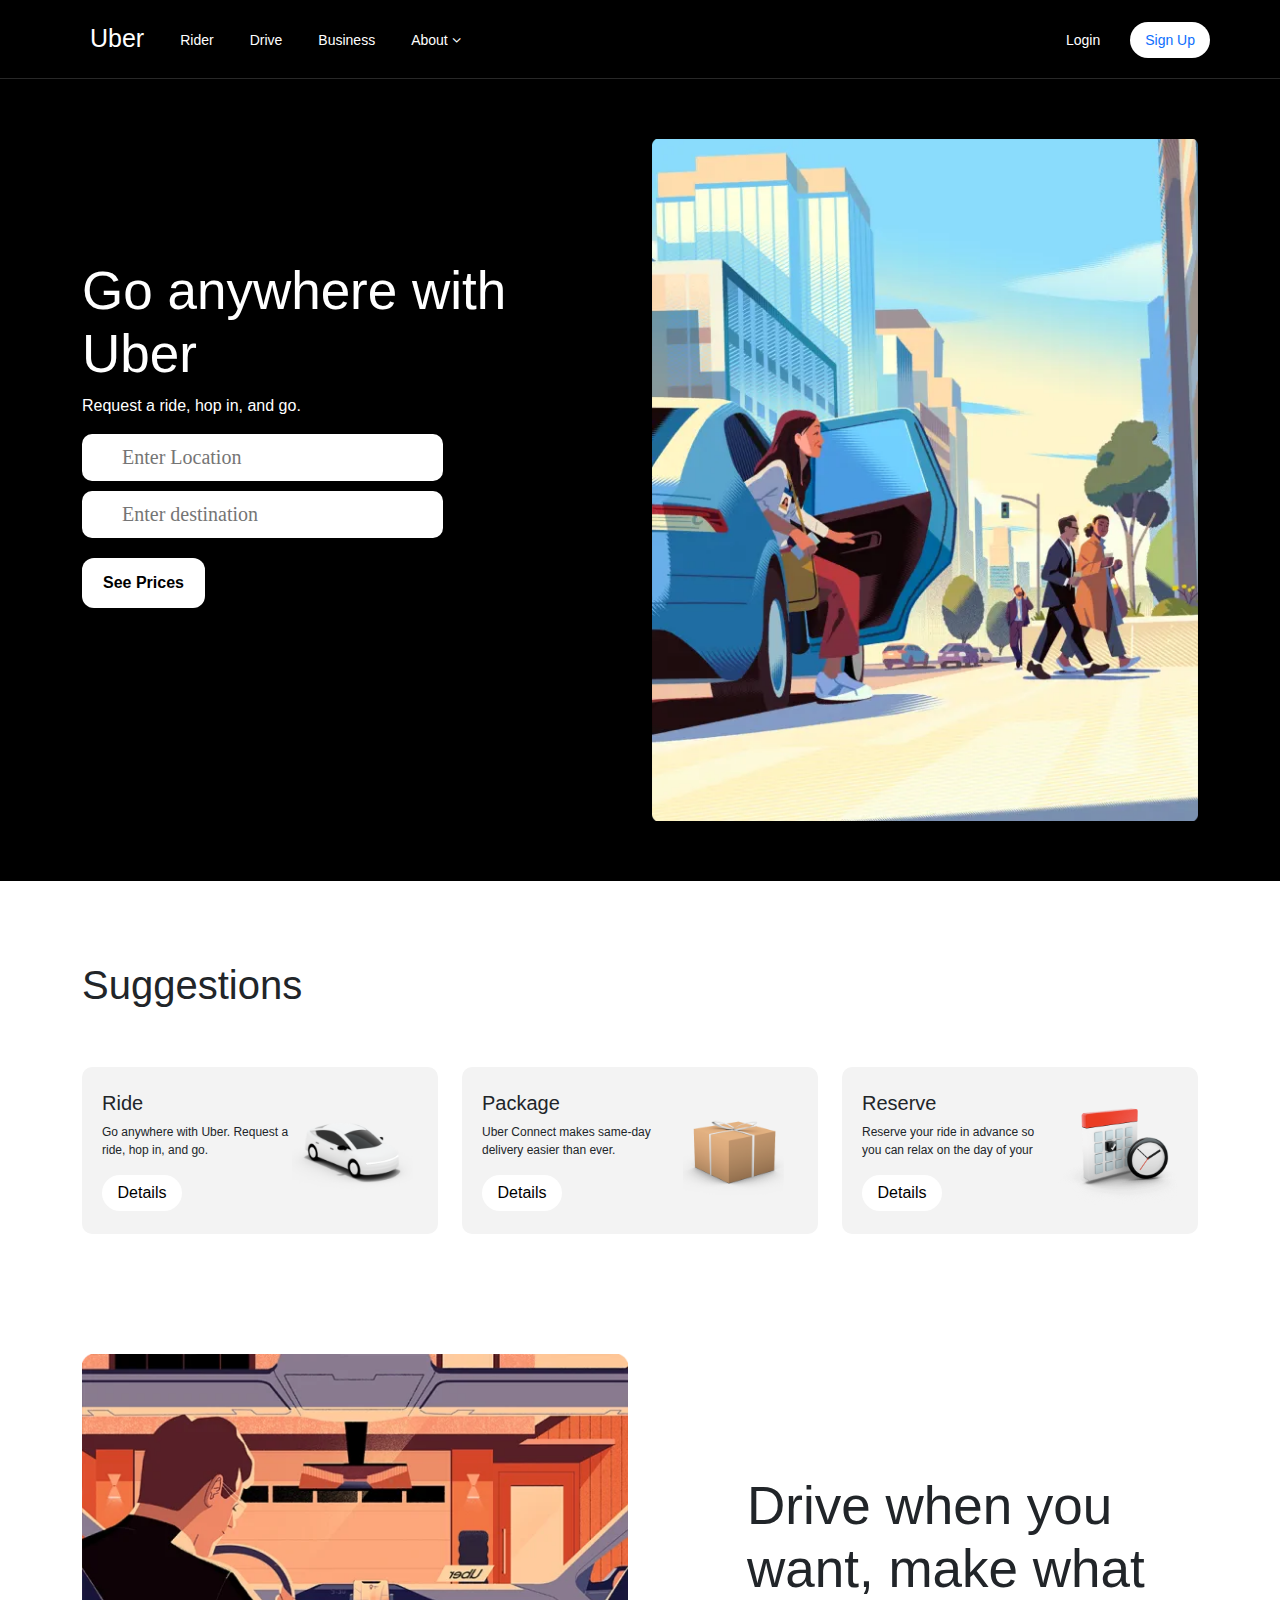
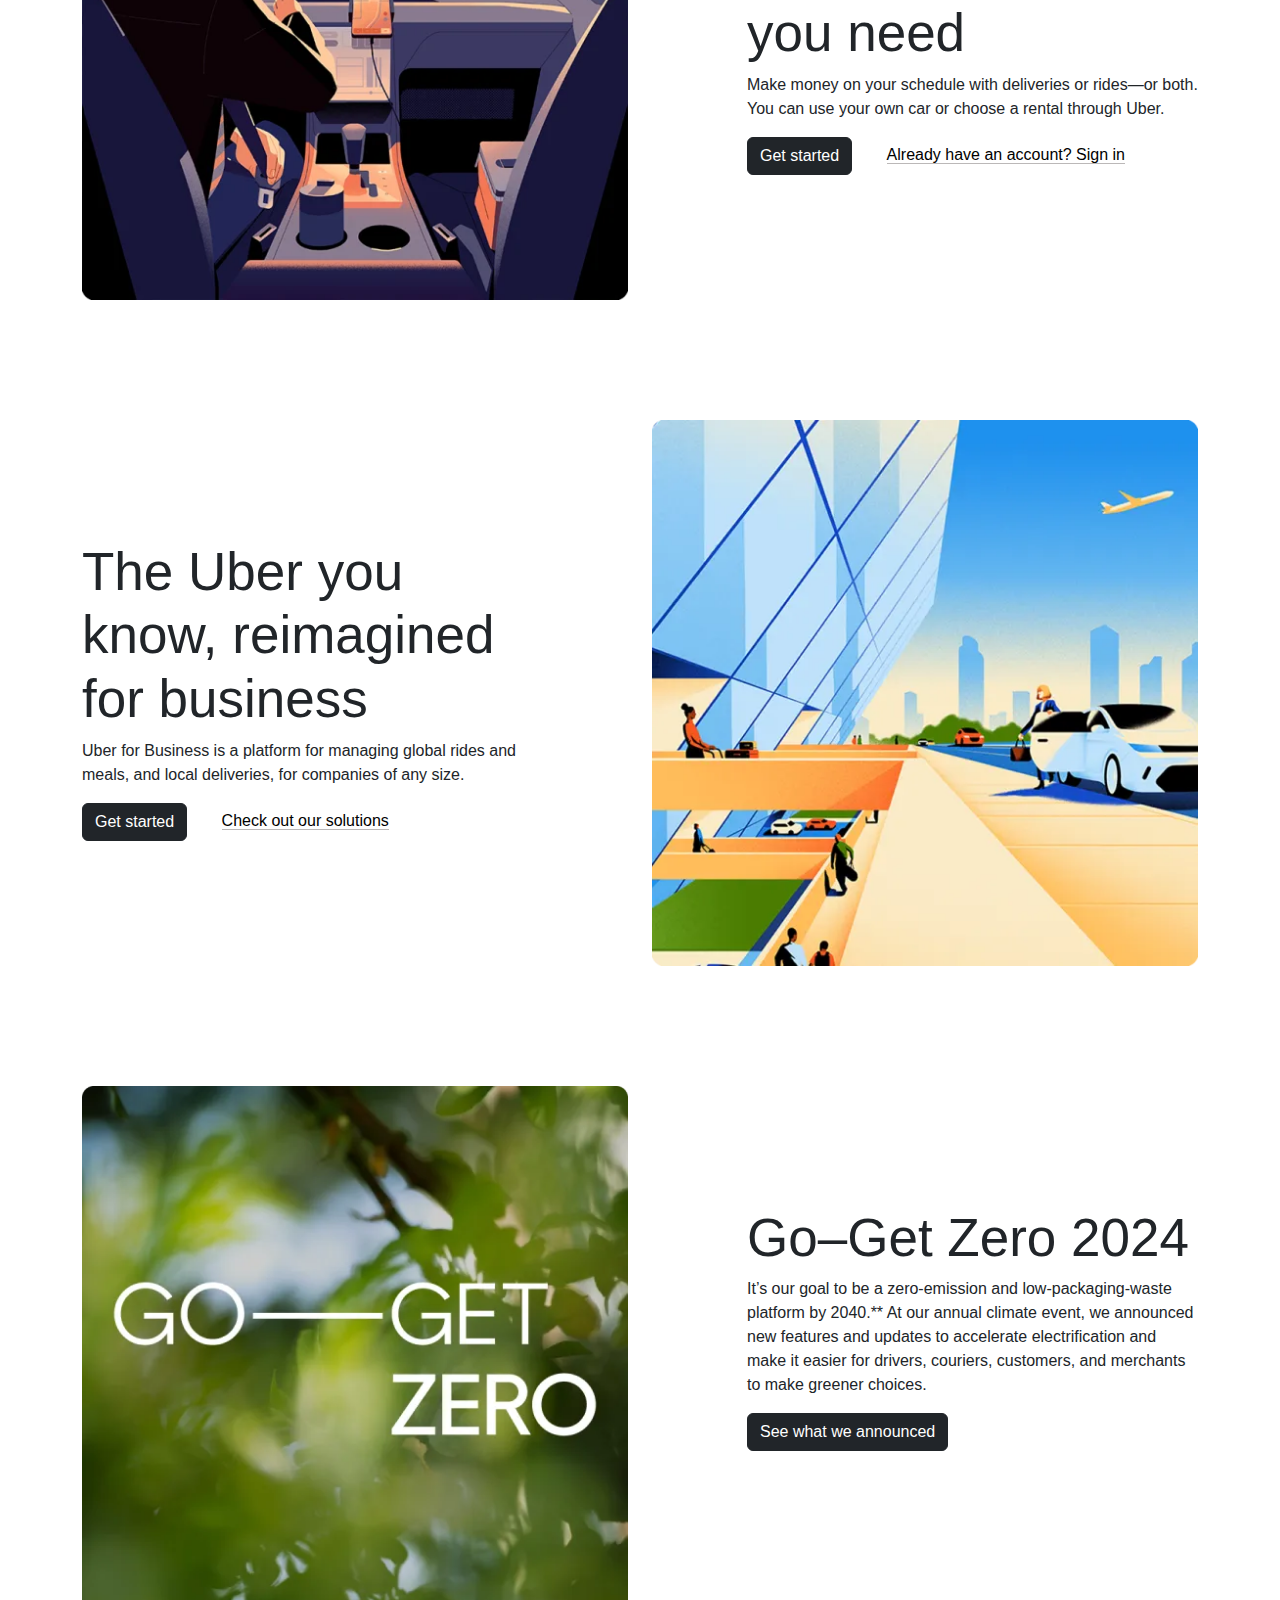
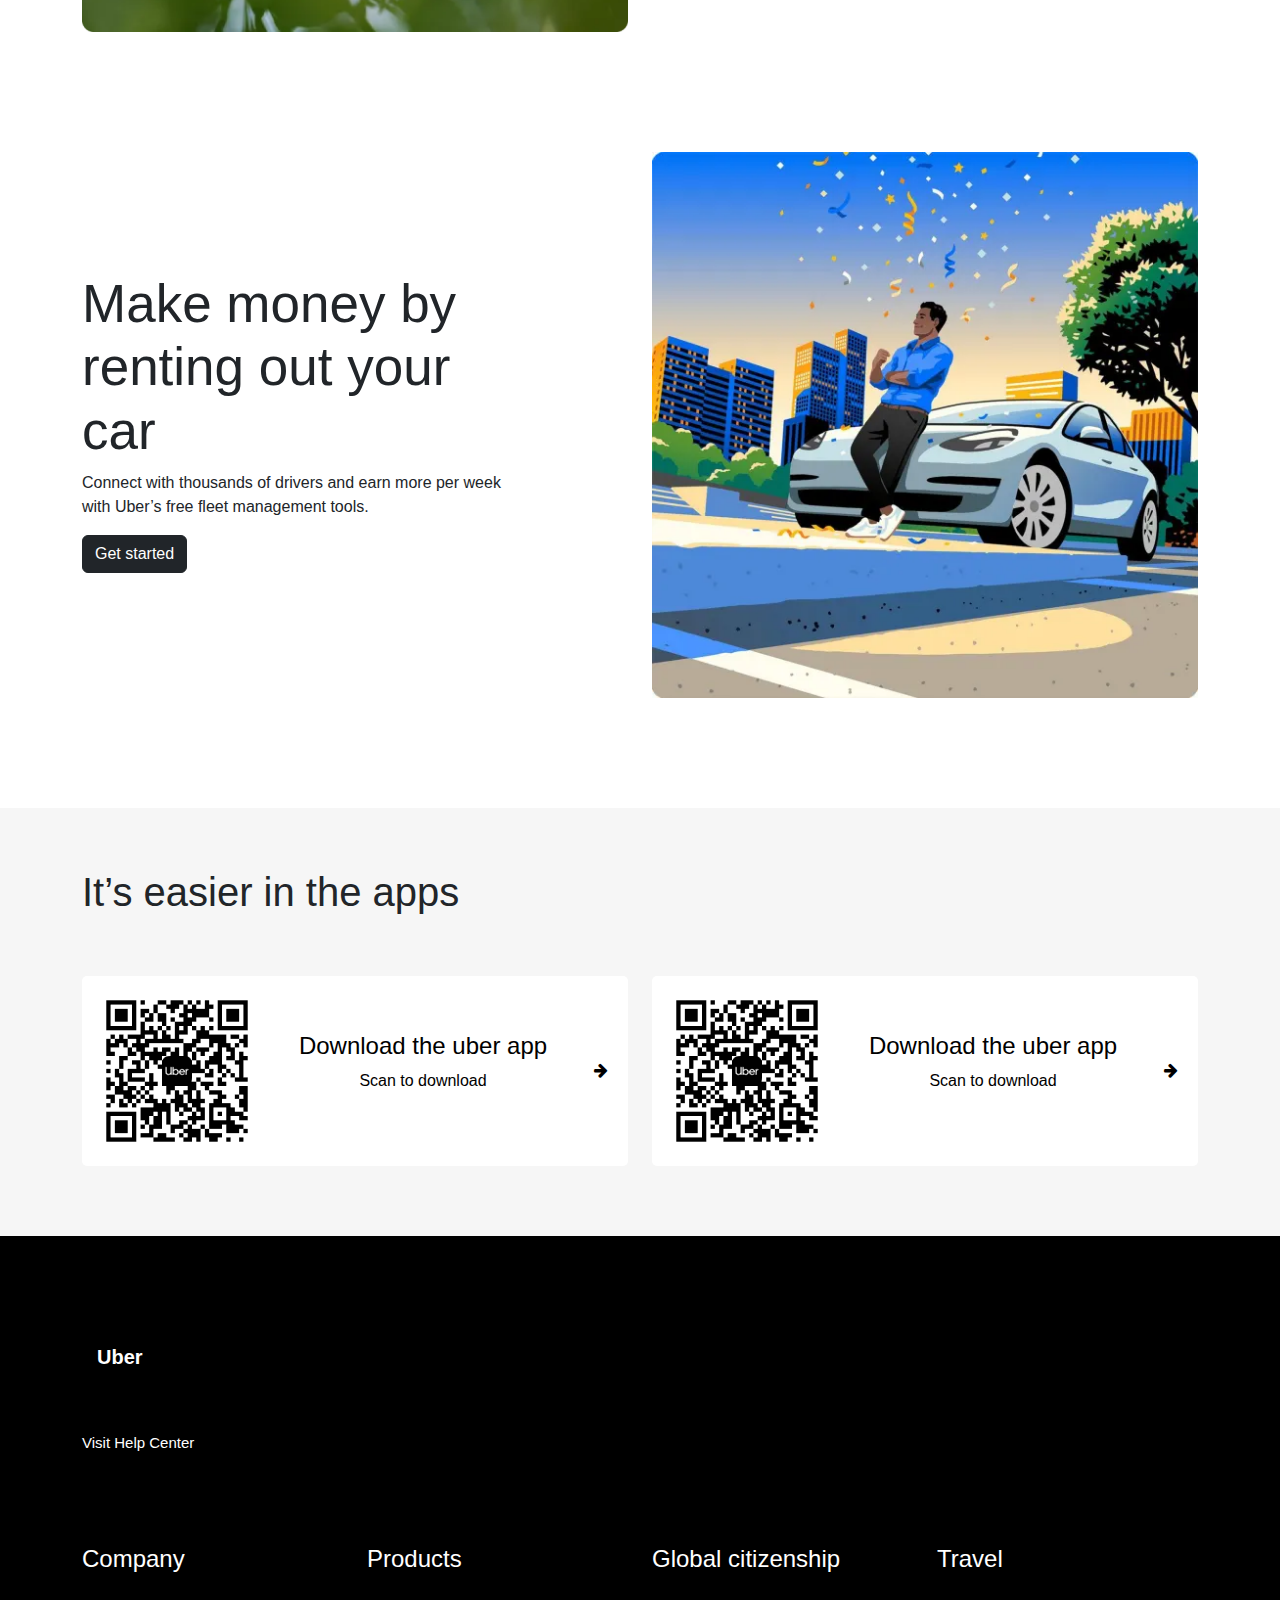
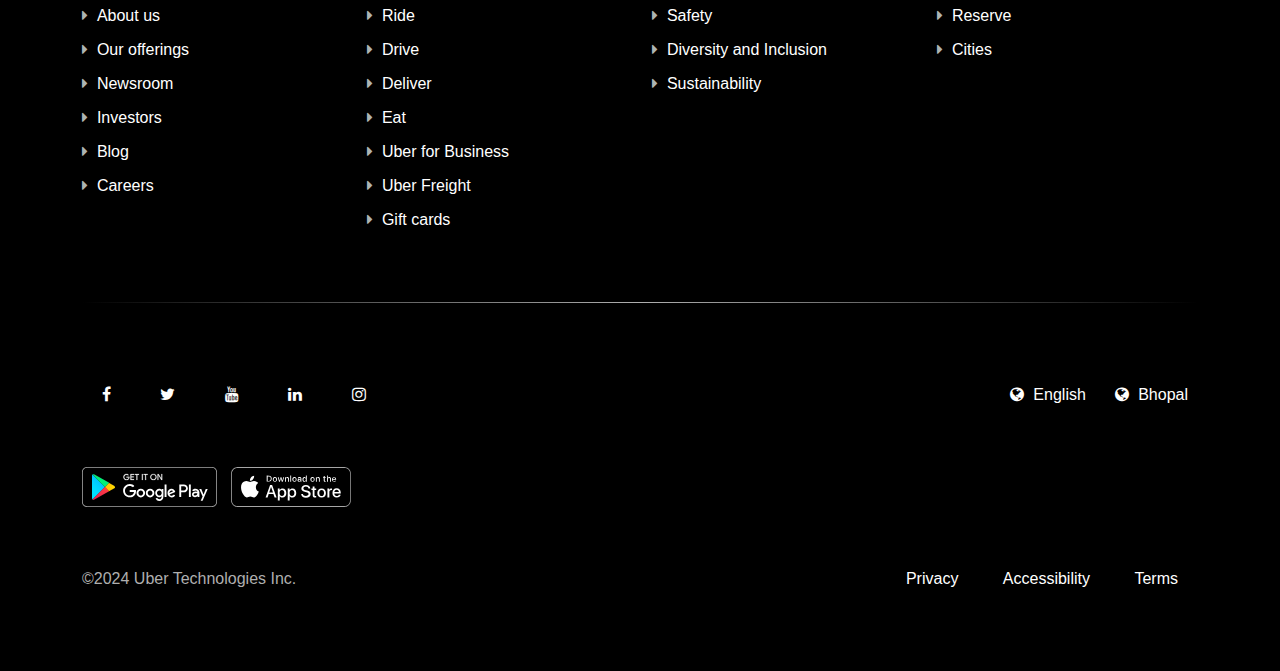
<file: index.html>
<!DOCTYPE html>
<html lang="en">

<head>
    <meta charset="UTF-8">
    <meta name="viewport" content="width=device-width, initial-scale=1.0">
    <title>Earn Money by Driving or Get a Ride Now | Uber India</title>
    <link rel="stylesheet" href="css/font-awesome.css">
    <link href="Images/favicon.ico" rel="shortcut icon" />
    <link href="https://cdn.jsdelivr.net/npm/bootstrap@5.3.3/dist/css/bootstrap.min.css" rel="stylesheet"
        integrity="sha384-QWTKZyjpPEjISv5WaRU9OFeRpok6YctnYmDr5pNlyT2bRjXh0JMhjY6hW+ALEwIH" crossorigin="anonymous">
    <link rel="stylesheet" href="style.css">
</head>

<body>
    <header class="toparea">
        <div class="container-fluid" style="padding: 0 60px;">
            <div class="row">
                <div class="col-md-6 col-12">
                    <nav class="navbar navbar-expand-lg bg-body-tertiary">
                        <div class="container-fluid">
                            <button class="navbar-toggler" type="button" data-bs-toggle="collapse"
                                data-bs-target="#navbarNav" aria-controls="navbarNav" aria-expanded="false"
                                aria-label="Toggle navigation" style="color: #fff;">
                                <span class="navbar-toggler-icon"></span>
                            </button>
                            <div class="collapse navbar-collapse" id="navbarNav">
                                <ul class="navbar-nav">
                                    <li class="nav-item" style="padding: 0;">
                                        <a class="nav-link active" aria-current="page" href="#"
                                            style="font-size: 25px;">Uber</a>
                                    </li>
                                    <li class="nav-item">
                                        <a class="nav-link" href="#">Rider</a>
                                    </li>
                                    <li class="nav-item">
                                        <a class="nav-link" href="#">Drive</a>
                                    </li>
                                    <li class="nav-item">
                                        <a class="nav-link" href="#">Business</a>
                                    </li>
                                    <li class="nav-item">
                                        <a class="nav-link" href="#">About <i class="fa fa-angle-down"
                                                onclick="nestedlist()"></i></a>
                                    </li>
                                </ul>
                            </div>
                        </div>
                    </nav>
                </div>
                <div class="col-md-6 col-12">
                    <ul class="nav-right" style="list-style: none;">
                        <!-- <li class="nav-item">
                            <a class="nav-link" href="#"><i class="fa fa-globe"></i> EN</a>
                        </li>
                        <li class="nav-item">
                            <a class="nav-link" href="#">Help</a>
                        </li> -->
                        <li class="nav-item">
                            <a class="nav-link" href="#">Login</a>
                        </li>
                        <li class="nav-item">
                            <a class="nav-link-white" href="#">Sign Up</a>
                        </li>
                    </ul>
                </div>
            </div>
        </div>
    </header>

    <section class="content-one">
        <div class="container">
            <div class="row" style="display: flex; justify-content: space-between;">
                <div class="col-lg-5 col-12">
                    <div class="content-one-box box-content">
                        <h1 style="font-size: 53px;">Go anywhere with Uber</h1>
                        <p>Request a ride, hop in, and go.</p>
                        <input type="text" name="source" id="source" placeholder="Enter Location">
                        <input type="text" name="destination" id="destination" placeholder="Enter destination">
                        <button type="button" class="btn btn-primary">See Prices</button>
                    </div>
                </div>
                <div class="col-lg-6 col-12">
                    <img src="Images/index/content-one.webp" alt="" width="100%">
                </div>
            </div>
        </div>
    </section>

    <section class="content-two">
        <div class="container">
            <div class="row">
                <div class="col-12">
                    <h1>Suggestions</h1>
                </div>
            </div>
            <div class="row">
                <div class="col-lg-4 col-12 animate-scale">
                    <div class="content-two-box">
                        <div class="content-two-box-text">
                            <h5>Ride</h5>
                            <p style="font-size: 12px;">Go anywhere with Uber. Request a ride, hop in, and go.</p>
                            <button type="button" class="btn btn-success">Details</button>
                        </div>
                        <div class="content-two-box-image" style="width: 40%;">
                            <img src="Images/index/content-two-area-one.png" alt="Ride" width="100%" height="100%">
                        </div>
                    </div>
                </div>
                <div class="col-lg-4 col-12 animate-scale">
                    <div class="content-two-box">
                        <div class="content-two-box-text">
                            <h5>Package</h5>
                            <p style="font-size: 12px;">Uber Connect makes same-day delivery easier than ever.</p>
                            <button type="button" class="btn btn-success">Details</button>
                        </div>
                        <div class="content-two-box-image" style="width: 40%;">
                            <img src="Images/index/content-two-area-two.png" alt="Ride" width="100%" height="100%">
                        </div>
                    </div>
                </div>
                <div class="col-lg-4 col-12 animate-scale">
                    <div class="content-two-box">
                        <div class="content-two-box-text">
                            <h5>Reserve</h5>
                            <p style="font-size: 12px;">Reserve your ride in advance so you can relax on the day of your
                            </p>
                            <button type="button" class="btn btn-success">Details</button>
                        </div>
                        <div class="content-two-box-image" style="width: 40%;">
                            <img src="Images/index/content-two-area-three.png" alt="Ride" width="100%" height="100%">
                        </div>
                    </div>
                </div>
            </div>
        </div>
    </section>

    <section class="content-three content">
        <div class="container">
            <div class="row" style="display: flex; justify-content: space-between;">
                <div class="col-lg-6 col-12 animate-left">
                    <img src="Images/index/content-three.webp" alt="" width="100%">
                </div>
                <div class="col-lg-5 col-12 animate-right">
                    <div class="content-three-box box-content">
                        <h1 style="font-size: 53px;">Drive when you want, make what you need</h1>
                        <p>Make money on your schedule with deliveries or rides—or both. You can use your own car or
                            choose a rental through Uber.</p>
                        <button type="button" class="btn btn-dark">
                            Get started</button>
                        <a href="#">Already have an account? Sign in</a>
                    </div>
                </div>
            </div>
        </div>
    </section>

    <section class="content-four content">
        <div class="container">
            <div class="row" style="display: flex; justify-content: space-between;">
                <div class="col-lg-5 col-12 animate-left">
                    <div class="content-three-box box-content">
                        <h1 style="font-size: 53px;">The Uber you know, reimagined for business</h1>
                        <p>Uber for Business is a platform for managing global rides and meals, and local deliveries,
                            for companies of any size.</p>
                        <button type="button" class="btn btn-dark">
                            Get started</button>
                        <a href="#">Check out our solutions</a>
                    </div>
                </div>
                <div class="col-lg-6 col-12 animate-right">
                    <img src="Images/index/content-four.webp" alt="" width="100%">
                </div>
            </div>
        </div>
    </section>

    <section class="content-five content">
        <div class="container">
            <div class="row" style="display: flex; justify-content: space-between;">
                <div class="col-lg-6 col-12 animate-left">
                    <img src="Images/index/content-five-before.webp" alt="" width="100%">
                </div>
                <div class="col-lg-5 col-12 animate-right">
                    <div class="content-three-box box-content">
                        <h1 style="font-size: 53px;">Go–Get Zero 2024</h1>
                        <p>It’s our goal to be a zero-emission and low-packaging-waste platform by 2040.** At our annual
                            climate event, we announced new features and updates to accelerate electrification and make
                            it easier for drivers, couriers, customers, and merchants to make greener choices.</p>
                        <button type="button" class="btn btn-dark">See what we announced</button>
                    </div>
                </div>
            </div>
        </div>
    </section>

    <section class="content-six content">
        <div class="container">
            <div class="row" style="display: flex; justify-content: space-between;">
                <div class="col-lg-5 col-12 animate-left">
                    <div class="content-three-box box-content">
                        <h1 style="font-size: 53px;">Make money by renting out your car</h1>
                        <p>Connect with thousands of drivers and earn more per week with Uber’s free fleet management
                            tools.</p>
                        <button type="button" class="btn btn-dark">Get started</button>
                    </div>
                </div>
                <div class="col-lg-6 col-12 animate-right">
                    <img src="Images/index/content-five.webp" alt="" width="100%">
                </div>
            </div>
        </div>
    </section>

    <section class="content-seven">
        <div class="container">
            <div class="row">
                <div class="col-12">
                    <h1 style="margin:0 0 30px 0;">It’s easier in the apps</h1>
                </div>
            </div>
            <div class="row">
                <div class="col-lg-6 col-12 animate-left">
                    <a href="#" style=" color: black; text-decoration: none;">
                        <div class="content-seven-box">
                            <div class="content-seven-img">
                                <img src="Images/index/Final-Download-Uber-App.webp" alt="" width="100%">
                            </div>
                            <div class="content-seven-text">
                                <h4>Download the uber app</h4>
                                <p>Scan to download</p>
                            </div>
                            <div class="content-seven-arr"><i class="fa fa-arrow-right"></i></div>
                        </div>
                    </a>
                </div>
                <div class="col-lg-6 col-12 animate-right">
                    <a href="#" style=" color: black; text-decoration: none;">
                        <div class="content-seven-box">
                            <div class="content-seven-img">
                                <img src="Images/index/Final-Download-Uber-App.webp" alt="" width="100%">
                            </div>
                            <div class="content-seven-text">
                                <h4>Download the uber app</h4>
                                <p>Scan to download</p>
                            </div>
                            <div class="content-seven-arr"><i class="fa fa-arrow-right"></i></div>
                        </div>
                    </a>
                </div>
            </div>
        </div>
    </section>

    <footer class="footer">
        <div class="container">
            <div class="row">
                <div class="col-12">
                    <a href="#" class="uberbutton">Uber</a>
                </div>
            </div>
            <div class="row">
                <div class="col-12">
                    <a href="#" class="visithelp">Visit Help Center</a>
                </div>
            </div>
            <div class="row">
                <div class="col-lg-3 col-md-6 col-12">
                    <h4>Company</h4>
                    <ul>
                        <li>
                            <a href="#"><i class="fa fa-caret-right"></i>&nbsp;&nbsp;About us</a>
                        </li>
                        <li>
                            <a href="#"><i class="fa fa-caret-right"></i>&nbsp;&nbsp;Our offerings</a>
                        </li>
                        <li>
                            <a href="#"><i class="fa fa-caret-right"></i>&nbsp;&nbsp;Newsroom</a>
                        </li>
                        <li>
                            <a href="#"><i class="fa fa-caret-right"></i>&nbsp;&nbsp;Investors</a>
                        </li>
                        <li>
                            <a href="#"><i class="fa fa-caret-right"></i>&nbsp;&nbsp;Blog</a>
                        </li>
                        <li>
                            <a href="#"><i class="fa fa-caret-right"></i>&nbsp;&nbsp;Careers</a>
                        </li>
                    </ul>
                </div>
                <div class="col-lg-3 col-md-6 col-12">
                    <h4>Products</h4>
                    <ul>
                        <li>
                            <a href="#"><i class="fa fa-caret-right"></i>&nbsp;&nbsp;Ride</a>
                        </li>
                        <li>
                            <a href="#"><i class="fa fa-caret-right"></i>&nbsp;&nbsp;Drive</a>
                        </li>
                        <li>
                            <a href="#"><i class="fa fa-caret-right"></i>&nbsp;&nbsp;Deliver</a>
                        </li>
                        <li>
                            <a href="#"><i class="fa fa-caret-right"></i>&nbsp;&nbsp;Eat</a>
                        </li>
                        <li>
                            <a href="#"><i class="fa fa-caret-right"></i>&nbsp;&nbsp;Uber for Business</a>
                        </li>
                        <li>
                            <a href="#"><i class="fa fa-caret-right"></i>&nbsp;&nbsp;Uber Freight</a>
                        </li>
                        <li>
                            <a href="#"><i class="fa fa-caret-right"></i>&nbsp;&nbsp;Gift cards</a>
                        </li>
                    </ul>
                </div>
                <div class="col-lg-3 col-md-6 col-12">
                    <h4>Global citizenship</h4>
                    <ul>
                        <li>
                            <a href="#"><i class="fa fa-caret-right"></i>&nbsp;&nbsp;Safety</a>
                        </li>
                        <li>
                            <a href="#"><i class="fa fa-caret-right"></i>&nbsp;&nbsp;Diversity and Inclusion</a>
                        </li>
                        <li>
                            <a href="#"><i class="fa fa-caret-right"></i>&nbsp;&nbsp;Sustainability</a>
                        </li>
                    </ul>
                </div>
                <div class="col-lg-3 col-md-6 col-12">
                    <h4>Travel</h4>
                    <ul>
                        <li>
                            <a href="#"><i class="fa fa-caret-right"></i>&nbsp;&nbsp;Reserve</a>
                        </li>
                        <li>
                            <a href="#"><i class="fa fa-caret-right"></i>&nbsp;&nbsp;Cities</a>
                        </li>
                    </ul>
                </div>
            </div>
            <div class="row">
                <div class="col-12">
                    <div class="hr-line"></div>
                </div>
            </div>
            <div class="row" style="margin-top: 20px;">
                <div class="col-md-8 col-12 query-icon-center">
                    <a href="#" class="icons"><i class="fa fa-facebook"></i></a>
                    <a href="#" class="icons"><i class="fa fa-twitter"></i></a>
                    <a href="#" class="icons"><i class="fa fa-youtube"></i></a>
                    <a href="#" class="icons"><i class="fa fa-linkedin"></i></a>
                    <a href="#" class="icons"><i class="fa fa-instagram"></i></a>
                </div>
                <div class="col-md-4 col-12 query-icon-center" style="text-align: right;">
                    <a href="#" class="icons" style="padding: 10px; margin-right: 5px;">
                        <i class="fa fa-globe"></i> &nbsp;English
                    </a>
                    <a href="#" class="icons" style="padding: 10px; margin-right: 0px;">
                        <i class="fa fa-globe"></i> &nbsp;Bhopal
                    </a>
                </div>
            </div>
            <div class="row">
                <div class="col-12 query-icon-center">
                    <a href="#" class="images-app" style="text-decoration: none;">
                        <img src="Images/index/app-store-google-4d63c31a3e.svg" alt="" />
                    </a>
                    <a href="#" class="images-app" style="text-decoration: none;">
                        <img src="Images/index/app-store-apple-f1f919205b.svg" alt="" />
                    </a>
                </div>
            </div>
            <div class="row" style="color: #afafaf;">
                <div class="col-md-8 col-12 query-icon-center">
                    &copy;2024 Uber Technologies Inc.
                </div>
                <div class="col-md-4 col-12 query-icon-center" style="text-align: right;">
                    <a href="#" class="icons icon-last">Privacy</a>
                    <a href="#" class="icons icon-last">Accessibility</a>
                    <a href="#" class="icons icon-last">Terms</a>
                </div>
            </div>
        </div>
    </footer>

    <script src="https://cdn.jsdelivr.net/npm/bootstrap@5.3.3/dist/js/bootstrap.bundle.min.js"
        integrity="sha384-YvpcrYf0tY3lHB60NNkmXc5s9fDVZLESaAA55NDzOxhy9GkcIdslK1eN7N6jIeHz"
        crossorigin="anonymous"></script>
</body>

</html>
</file>
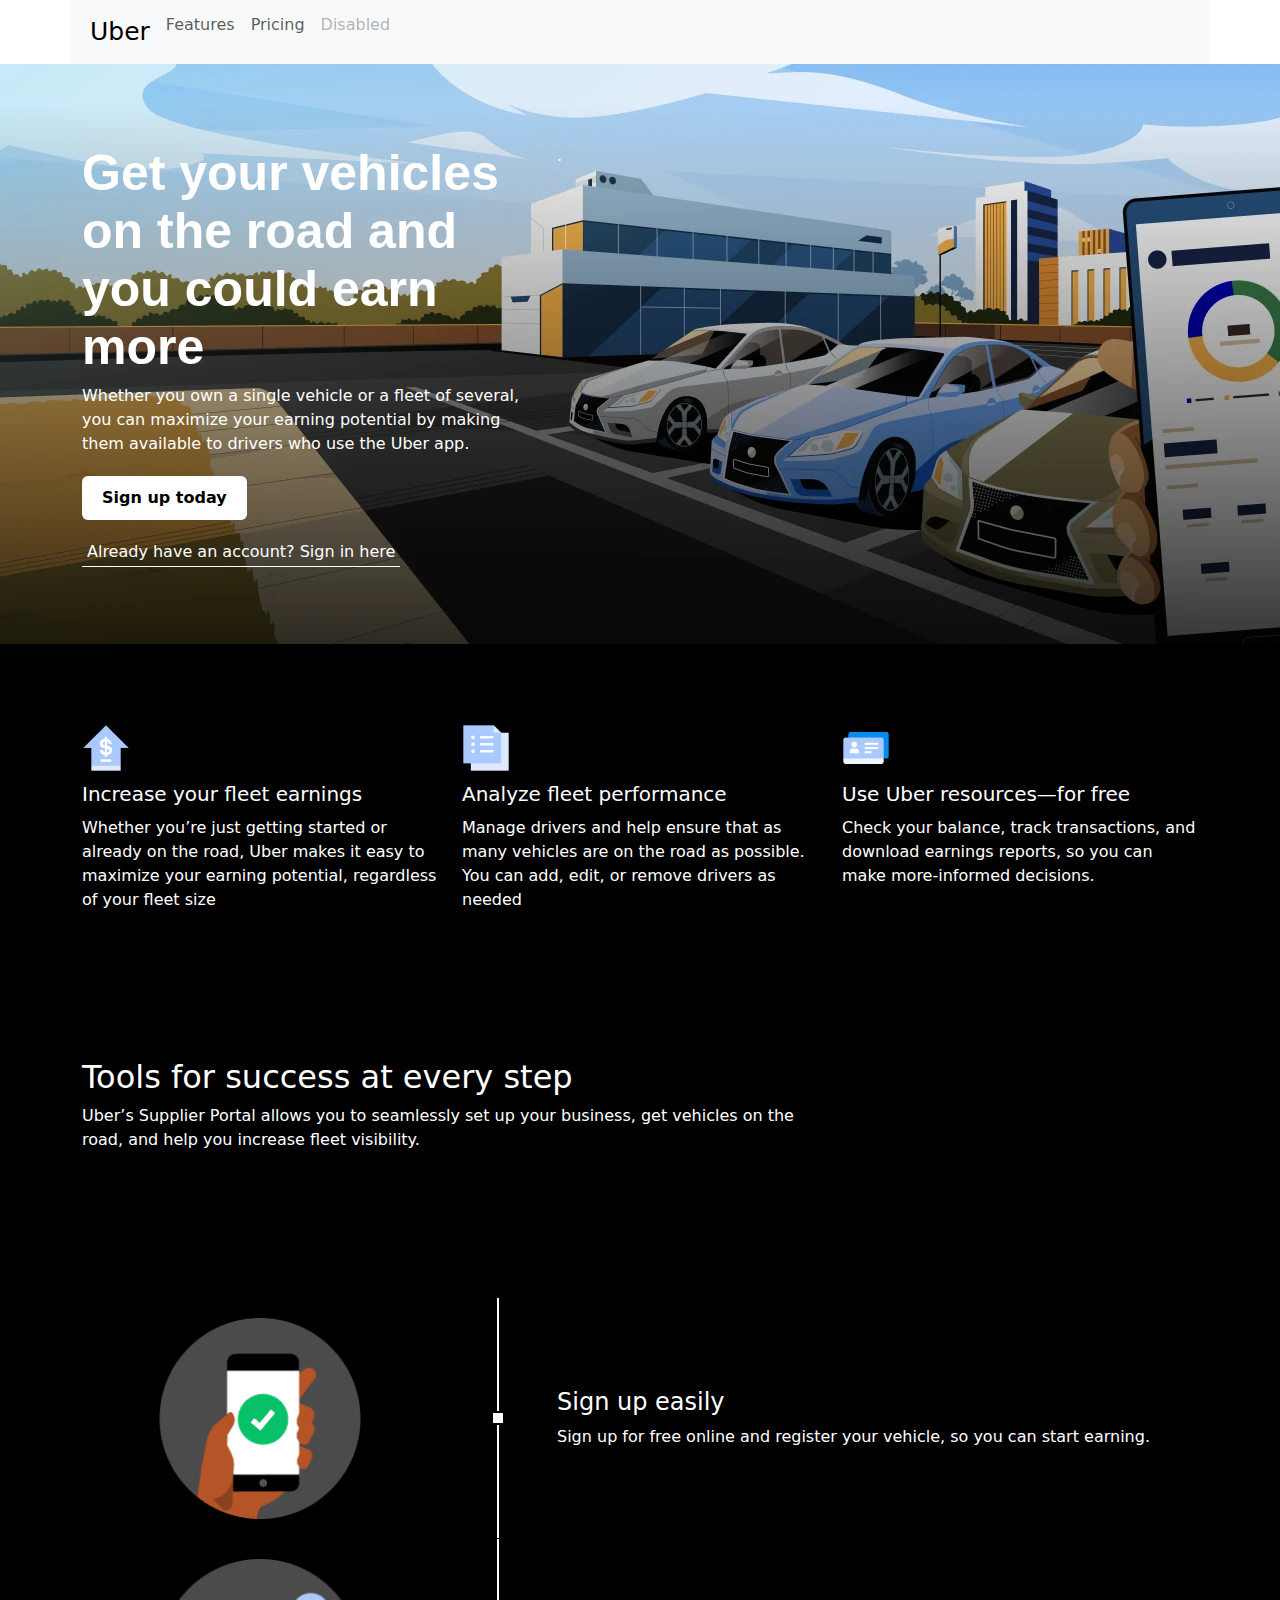
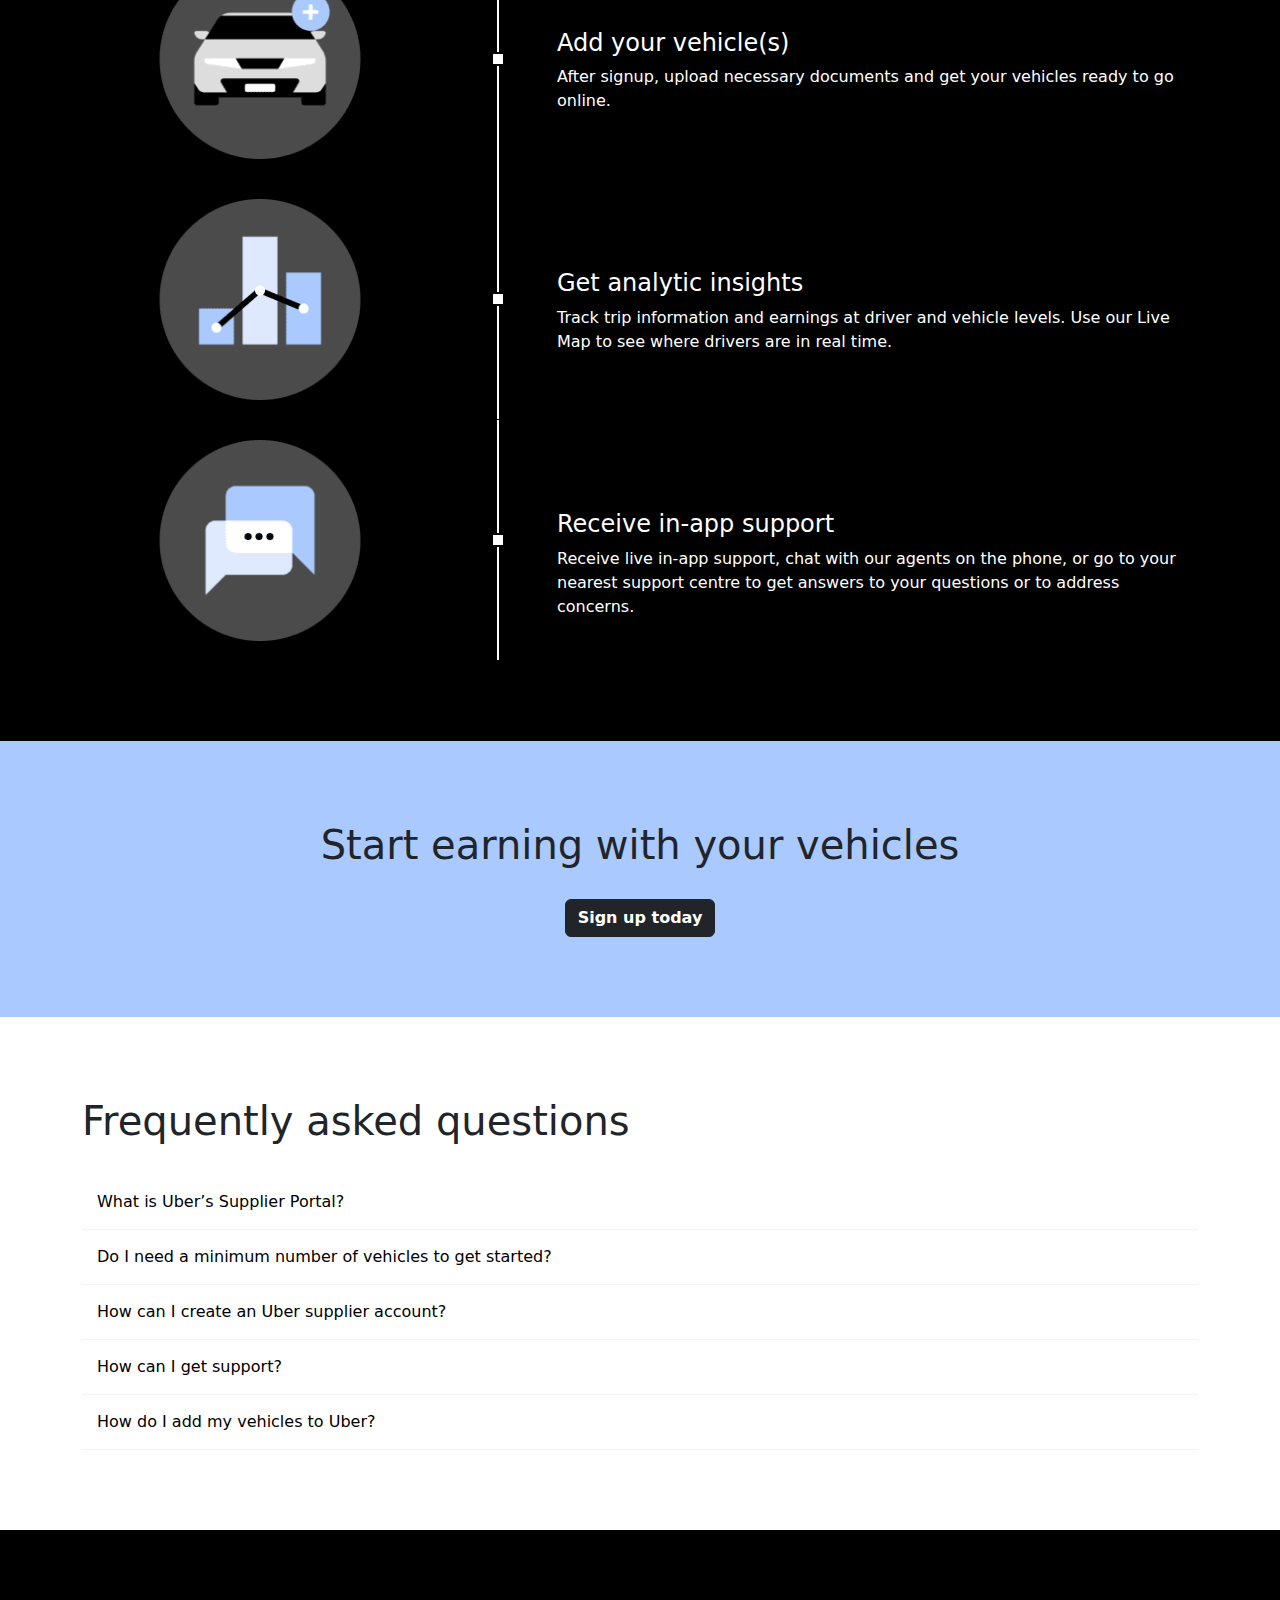
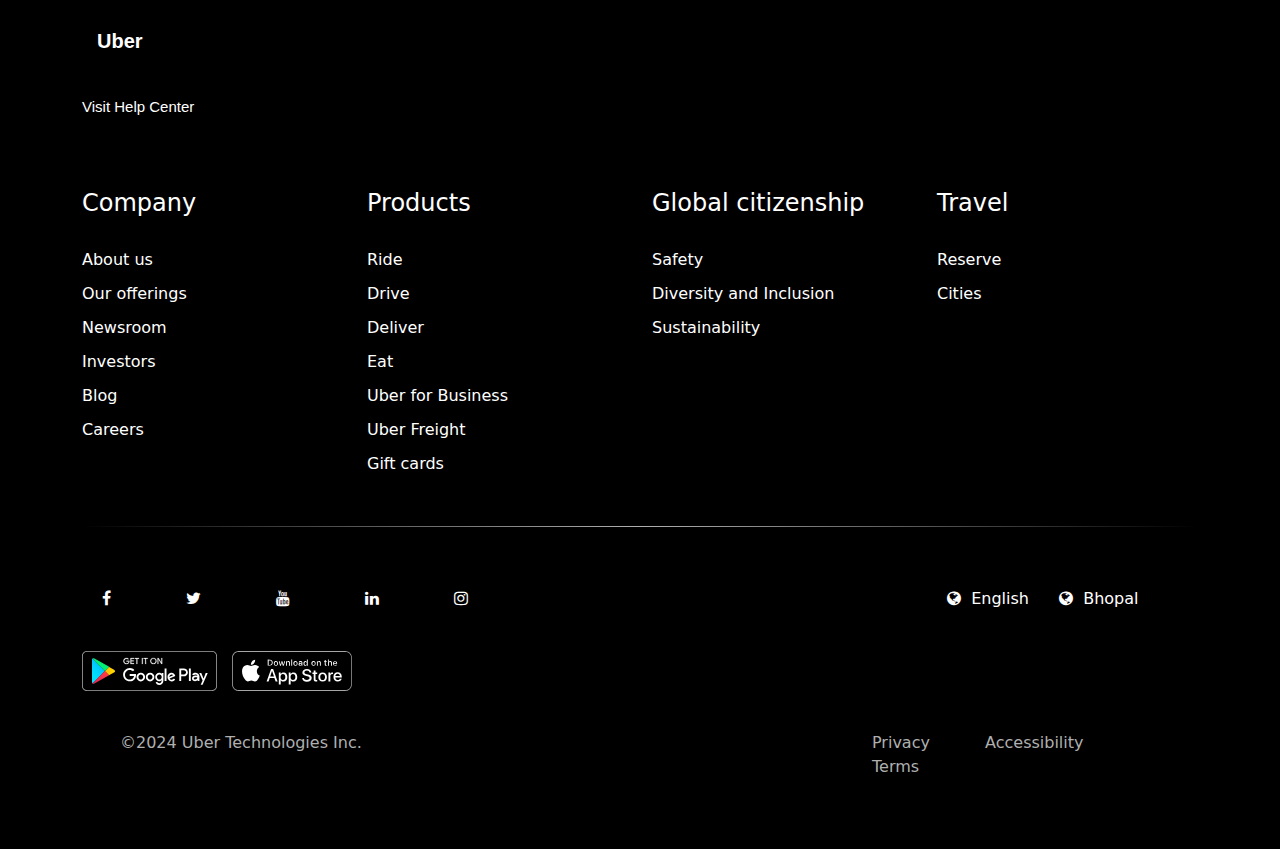
<file: fleet-mgmt.html>
<!DOCTYPE html>
<html lang="en">
<head>
    <meta charset="UTF-8">
    <meta name="viewport" content="width=device-width, initial-scale=1.0">
    <title>Fleet</title>
    
    <link rel="stylesheet" href="css/font-awesome.css">
    <link href="https://cdn.jsdelivr.net/npm/bootstrap@5.3.3/dist/css/bootstrap.min.css" rel="stylesheet"
        integrity="sha384-QWTKZyjpPEjISv5WaRU9OFeRpok6YctnYmDr5pNlyT2bRjXh0JMhjY6hW+ALEwIH" crossorigin="anonymous">
    <link rel="stylesheet" href="fleet-mgmt.css">
</head>
<body>
    <!-- header -->
    <header class="toparea">
        <div class="container">
            <div class="row">
                <nav class="navbar navbar-expand-lg bg-body-tertiary">
                    <div class="container-fluid">
                        <button class="navbar-toggler" type="button" data-bs-toggle="collapse"
                            data-bs-target="#navbarNav" aria-controls="navbarNav" aria-expanded="false"
                            aria-label="Toggle navigation">
                            <span class="navbar-toggler-icon"></span>
                        </button>
                        <div class="collapse navbar-collapse" id="navbarNav">
                            <ul class="navbar-nav">
                                <li class="nav-item">
                                    <a class="nav-link active" aria-current="page" href="#" style="font-size: 25px;">Uber</a>
                                </li>
                                <li class="nav-item">
                                    <a class="nav-link" href="#">Features</a>
                                </li>
                                <li class="nav-item">
                                    <a class="nav-link" href="#">Pricing</a>
                                </li>
                                <li class="nav-item">
                                    <a class="nav-link disabled" aria-disabled="true">Disabled</a>
                                </li>
                            </ul>
                        </div>
                    </div>
                </nav>
            </div>
        </div>
    </header>

    <!-- main-container -->
    <section class="main-container">
        <div class="container">
            <div class="row">
                <div class="col-md-5 col-12">
                    <h1 style="font:bold 50px helvetica;">Get your vehicles on the road and you could earn more</h1>
                    <p>Whether you own a single vehicle or a fleet of several, you can maximize your earning potential by making them available to drivers who use the Uber app.</p>
                    <button class="btn btn-primary"><b>Sign up today</b></button>
                    <a href="#" style="padding: 5px; color: #fff; text-decoration: none; border-bottom: solid 1px white;">Already have an account? Sign in here</a>
                </div>
                <div class="col-md-7 col-12">.</div>
            </div>
        </div>
    </section>

    <!-- fleet-offers -->
    <section class="fleet-offers">
        <div class="container">
            <div class="row">
                <div class="col-md-4 col-12">
                    <div class="fleet-offers-box">
                            <img src="Images/fleet-mgmt/container-two-one-one.webp" alt="">
                            <h5>Increase your fleet earnings</h5>
                         <p>Whether you’re just getting started or already on the road, Uber makes it easy to maximize your earning potential, regardless of your fleet size</p>
                    </div>
                </div>
                <div class="col-md-4 col-12">
                    <div class="fleet-offers-box">
                            <img src="Images/fleet-mgmt/container-two-one-two.webp" alt="">
                            <h5>Analyze fleet performance</h5>
                         <p>Manage drivers and help ensure that as many vehicles are on the road as possible. You can add, edit, or remove drivers as needed</p>
                    </div>
                </div>
                <div class="col-md-4 col-12">
                    <div class="fleet-offers-box">
                            <img src="Images/fleet-mgmt/container-two-one-three.webp" alt="">
                            <h5>Use Uber resources—for free</h5>
                         <p>Check your balance, track transactions, and download earnings reports, so you can make more-informed decisions.</p>
                    </div>
                </div>
            </div>
        </div>
    </section>

    <!-- tool-section -->
    <section class="tool-section">
        <div class="container">
            <div class="row">
                <div class="col-md-8 col-12">
                    <h2>Tools for success at every step</h2>
                    <p>Uber’s Supplier Portal allows you to seamlessly set up your business, get vehicles on the road, and help you increase fleet visibility.</p>
                </div>
                <div class="col-md-4 col-12">
                </div>
            </div>
        </div>
    </section>

    <!-- fleet-features -->
    <section class="fleet-features">
        <div class="container">
            <div class="row">
                <div class="col-md-4 col-12">
                    <div class="fleet-features-box-img">
                        <img src="Images/fleet-mgmt/content-four-one-one.webp" alt="" width="100%" height="100%">
                    </div>
                </div>
                <div class="col-md-1 col-12">
                    <div class="fleet-features-box-lines">
                        <div class="vr-line"></div>
                        <div class="sm-box"></div>
                        <div class="vr-line"></div>
                    </div>
                </div>
                <div class="col-md-7 col-12">
                    <div class="fleet-features-box-desc">
                        <h4>Sign up easily</h4>
                        <p>Sign up for free online and register your vehicle, so you can start earning.</p>
                    </div>
                </div>
            </div>
            <div class="row">
                <div class="col-md-4 col-12">
                    <div class="fleet-features-box-img">
                        <img src="Images/fleet-mgmt/content-four-one-two.webp" alt="" width="100%" height="100%">
                    </div>
                </div>
                <div class="col-md-1 col-12">
                    <div class="fleet-features-box-lines">
                        <div class="vr-line"></div>
                        <div class="sm-box"></div>
                        <div class="vr-line"></div>
                    </div>
                </div>
                <div class="col-md-7 col-12">
                    <div class="fleet-features-box-desc">
                        <h4>Add your vehicle(s)</h4>
                        <p>After signup, upload necessary documents and get your vehicles ready to go online.</p>
                    </div>
                </div>
            </div>
            <div class="row">
                <div class="col-md-4 col-12">
                    <div class="fleet-features-box-img">
                        <img src="Images/fleet-mgmt/content-four-one-three.webp" alt="" width="100%" height="100%">
                    </div>
                </div>
                <div class="col-md-1 col-12">
                    <div class="fleet-features-box-lines">
                        <div class="vr-line"></div>
                        <div class="sm-box"></div>
                        <div class="vr-line"></div>
                    </div>
                </div>
                <div class="col-md-7 col-12">
                    <div class="fleet-features-box-desc">
                        <h4>Get analytic insights</h4>
                        <p>Track trip information and earnings at driver and vehicle levels. Use our Live Map to see where drivers are in real time.</p>
                    </div>
                </div>
            </div>
            <div class="row">
                <div class="col-md-4 col-12">
                    <div class="fleet-features-box-img">
                        <img src="Images/fleet-mgmt/content-four-one-four.webp" alt="" width="100%" height="100%">
                    </div>
                </div>
                <div class="col-md-1 col-12">
                    <div class="fleet-features-box-lines">
                        <div class="vr-line"></div>
                        <div class="sm-box"></div>
                        <div class="vr-line"></div>
                    </div>
                </div>
                <div class="col-md-7 col-12">
                    <div class="fleet-features-box-desc">
                        <h4>Receive in-app support</h4>
                        <p>Receive live in-app support, chat with our agents on the phone, or go to your nearest support centre to get answers to your questions or to address concerns.</p>
                    </div>
                </div>
            </div>
        </div>
    </section>

    <!-- earnings -->
    <section class="earnings">
        <div class="container">
            <div class="row">
                <div class="col-12">
                    <h1 style="margin-bottom: 30px;">Start earning with your vehicles</h1>
                    <button class="btn btn-dark"><b>Sign up today</b></button>
                </div>
            </div>
        </div>
    </section>

    <!-- questions -->
    <section class="questions">
        <div class="container">
            <div class="row">
                <div class="col-12">
                    <h1 style="margin-bottom: 30px;">Frequently asked questions</h1>
                    <a href="#">What is Uber’s Supplier Portal?</a>
                    <a href="#">Do I need a minimum number of vehicles to get started?</a>
                    <a href="#">How can I create an Uber supplier account?</a>
                    <a href="#">How can I get support?</a>
                    <a href="#">How do I add my vehicles to Uber?</a>
                </div>
            </div>
        </div>
    </section>

    <!-- footer -->

    <footer class="footer">
        <div class="container">
            <div class="row">
                <div class="col-12">
                    <a href="#" class="uberbutton">Uber</a>
                </div>
            </div>
            <div class="row">
                <div class="col-12">
                    <a href="#" class="visithelp">Visit Help Center</a>
                </div>
            </div>
            <div class="row">
                <div class="col-lg-3 col-md-6 col-12">
                    <h4>Company</h4>
                    <ul>
                        <li>
                            <a href="#">About us</a>
                        </li>
                        <li>
                            <a href="#">Our offerings</a>
                        </li>
                        <li>
                            <a href="#">Newsroom</a>
                        </li>
                        <li>
                            <a href="#">Investors</a>
                        </li>
                        <li>
                            <a href="#">Blog</a>
                        </li>
                        <li>
                            <a href="#">Careers</a>
                        </li>
                    </ul>
                </div>
                <div class="col-lg-3 col-md-6 col-12">
                    <h4>Products</h4>
                    <ul>
                        <li>
                            <a href="#">Ride</a>
                        </li>
                        <li>
                            <a href="#">Drive</a>
                        </li>
                        <li>
                            <a href="#">Deliver</a>
                        </li>
                        <li>
                            <a href="#">Eat</a>
                        </li>
                        <li>
                            <a href="#">Uber for Business</a>
                        </li>
                        <li>
                            <a href="#">Uber Freight</a>
                        </li>
                        <li>
                            <a href="#">Gift cards</a>
                        </li>
                    </ul>
                </div>
                <div class="col-lg-3 col-md-6 col-12">
                    <h4>Global citizenship</h4>
                    <ul>
                        <li>
                            <a href="#">Safety</a>
                        </li>
                        <li>
                            <a href="#">Diversity and Inclusion</a>
                        </li>
                        <li>
                            <a href="#">Sustainability</a>
                        </li>
                    </ul>
                </div>
                <div class="col-lg-3 col-md-6 col-12">
                    <h4>Travel</h4>
                    <ul>
                        <li>
                            <a href="#">Reserve</a>
                        </li>
                        <li>
                            <a href="#">Cities</a>
                        </li>
                    </ul>
                </div>
            </div>
            <div class="row">
                <div class="col-12">
                    <div class="hr-line"></div>
                </div>
            </div>
            <div class="row" style="margin-top: 20px;">
                <div class="col-md-9 col-12">
                    <a href="#" class="icons"><i class="fa fa-facebook"></i></a>
                    <a href="#" class="icons"><i class="fa fa-twitter"></i></a>
                    <a href="#" class="icons"><i class="fa fa-youtube"></i></a>
                    <a href="#" class="icons"><i class="fa fa-linkedin"></i></a>
                    <a href="#" class="icons"><i class="fa fa-instagram"></i></a>
                </div>
                <div class="col-md-3 col-12">
                    <a href="#" class="icons" style="padding: 10px; margin-right: 5px;">
                        <i class="fa fa-globe"></i> &nbsp;English
                    </a>
                    <a href="#" class="icons" style="padding: 10px; margin-right: 0px;">
                        <i class="fa fa-globe"></i> &nbsp;Bhopal
                    </a>
                </div>
            </div>
            <div class="row">
                <div class="col-12">
                    <a href="#" class="images-app" style="text-decoration: none;">
                        <img src="Images/index/app-store-google-4d63c31a3e.svg" alt="" />
                    </a>
                    <a href="#" class="images-app" style="text-decoration: none;">
                        <img src="Images/index/app-store-apple-f1f919205b.svg" alt="" />
                    </a>
                </div>
            </div>
            <div class="row" style="color: #afafaf;">
                <div class="col-md-8 col-12" style="padding-left: 50px;">
                    &copy;2024 Uber Technologies Inc.
                </div>
                <div class="col-md-4 col-12">
                    <a href="#" class="icons icon-last">Privacy</a>
                    <a href="#" class="icons icon-last">Accessibility</a>
                    <a href="#" class="icons icon-last">Terms</a>
                </div>
            </div>
        </div>
    </footer>

    <!-- fixed -->
</body>

</html>
</file>
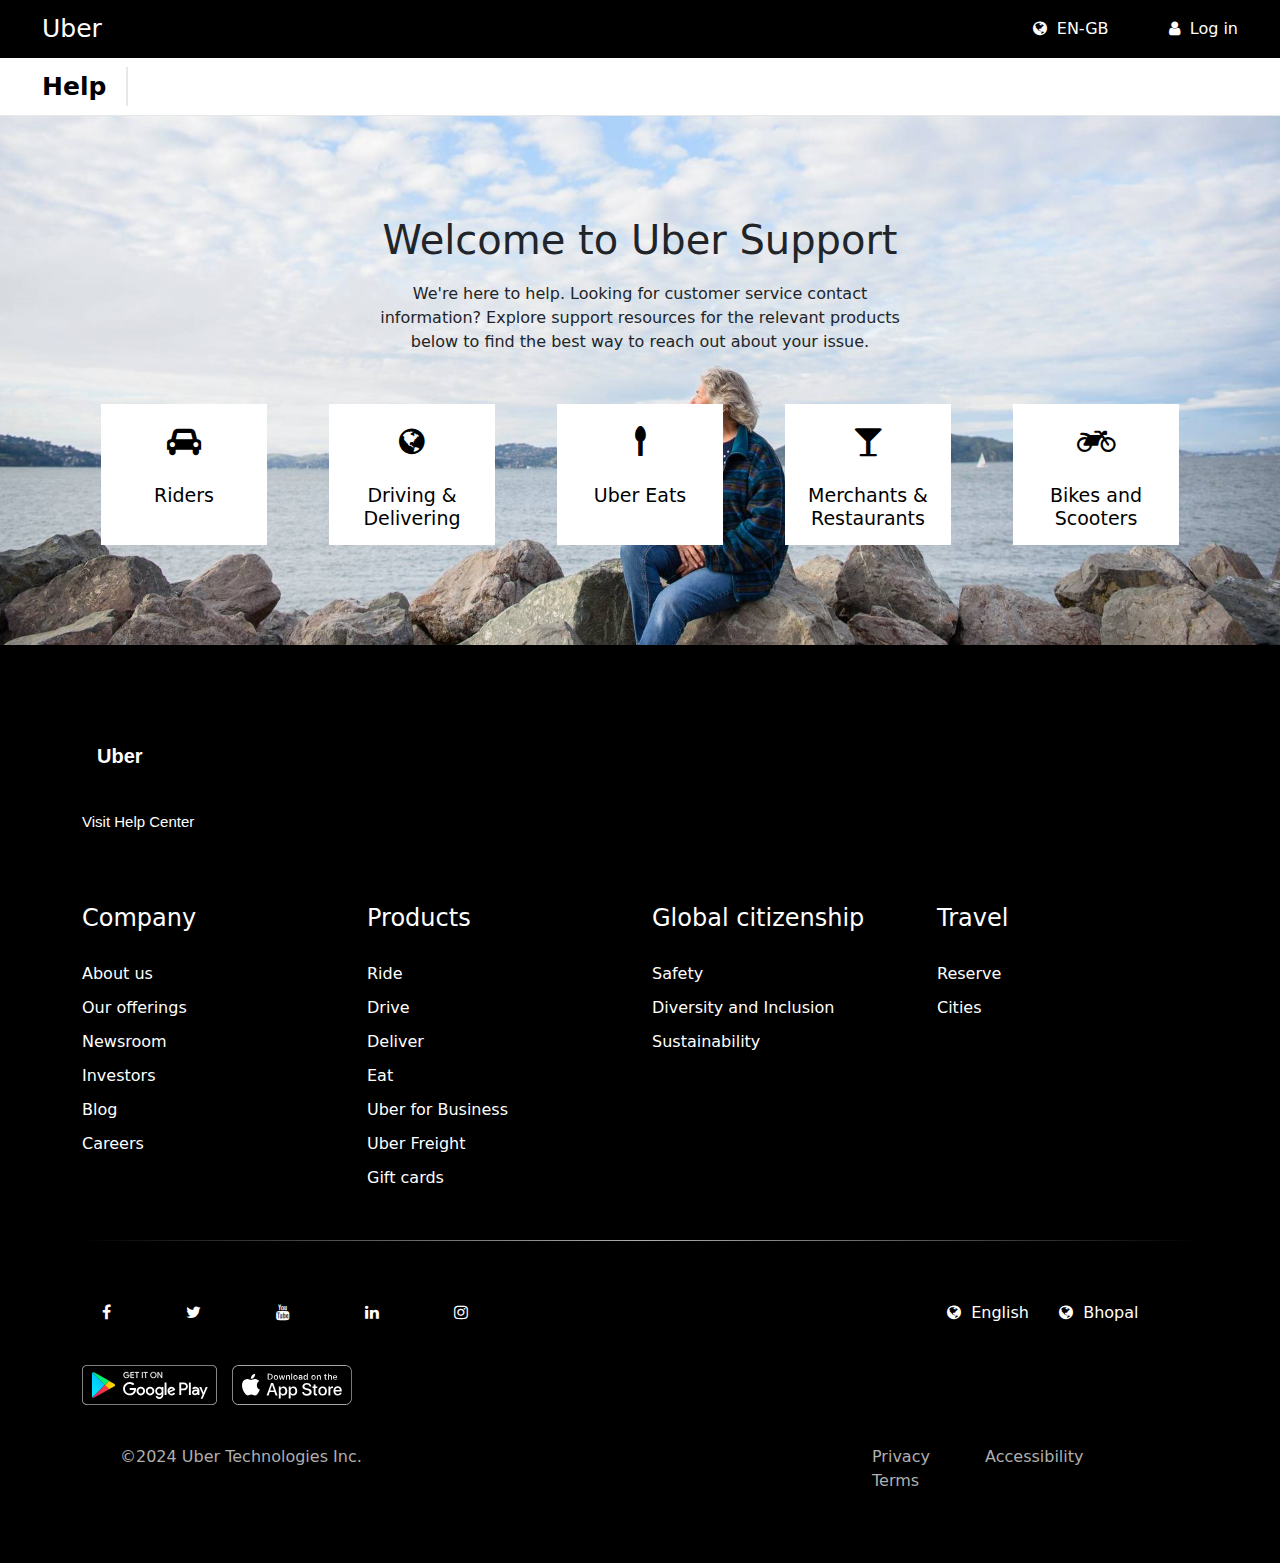
<file: help.html>
<!DOCTYPE html>
<html lang="en">

<head>
    <meta charset="UTF-8">
    <meta name="viewport" content="width=device-width, initial-scale=1.0">
    <title>Help Uber</title>
    <link rel="stylesheet" href="css/font-awesome.css">
    <link href="https://cdn.jsdelivr.net/npm/bootstrap@5.3.3/dist/css/bootstrap.min.css" rel="stylesheet"
        integrity="sha384-QWTKZyjpPEjISv5WaRU9OFeRpok6YctnYmDr5pNlyT2bRjXh0JMhjY6hW+ALEwIH" crossorigin="anonymous">
    <link rel="stylesheet" href="help.css">
</head>

<body>
    <!-- header -->
    <header class="header">
        <div class="container-fluid">
            <div class="row">
                <div class="col-md-6 col-12">
                    <a href="index.html" style="font-size: 25px;">Uber</a>
                </div>
                <div class="col-md-6 col-12 top-right" style="display: flex; align-items: center; justify-content: right;">
                    <a href="#"><i class="fa fa-globe"></i> &nbsp;EN-GB</a>
                    <a href="#"><i class="fa fa-user"></i> &nbsp;Log in</a>
                </div>
            </div>
        </div>
    </header>

    <!-- menuarea -->
    <section class="menuarea">
        <div class="container-fluid">
            <div class="row">
                <div class="col-12">
                    <a href="#" style="font-size: 25px;">Help</a>
                </div>
            </div>
        </div>
    </section>

    <!-- main-content -->
    <section class="main-content">
        <div class="container">
            <div class="row">
                <div class="col-12">
                    <h1 style="font-size: 40px;">Welcome to Uber Support</h1>
                </div>
            </div>
            <div class="row">
                <div class="col-12">
                    <p style="width: 50%; margin: 10px auto 50px auto;">We're here to help. Looking for customer service
                        contact information? Explore support resources for the relevant products below to find the best
                        way to reach out about your issue.</p>
                </div>
            </div>
            <div class="row" style="display: flex; justify-content: space-around;">
                <div class="col-md-2 col-12">
                    <a href="#">
                        <div class="box">
                            <i class="fa fa-car"></i>
                            <h3>Riders</h3>
                        </div>
                    </a>
                </div>
                <div class="col-md-2 col-12">
                    <a href="#">
                        <div class="box">
                            <i class="fa fa-globe"></i>
                            <h3>Driving & Delivering</h3>
                        </div>
                    </a>
                </div>
                <div class="col-md-2 col-12">
                    <a href="#">
                        <div class="box">
                            <i class="fa fa-spoon"></i>
                            <h3>Uber Eats</h3>
                        </div>
                    </a>
                </div>
                <div class="col-md-2 col-12">
                    <a href="#">
                        <div class="box">
                            <i class="fa fa-glass"></i>
                            <h3>Merchants & Restaurants</h3>
                        </div>
                    </a>
                </div>
                <div class="col-md-2 col-12">
                    <a href="#">
                        <div class="box">
                            <i class="fa fa-motorcycle"></i>
                            <h3>Bikes and Scooters</h3>
                        </div>
                    </a>
                </div>
            </div>
        </div>
    </section>

    <!-- footer -->
    <footer class="footer">
        <div class="container">
            <div class="row">
                <div class="col-12">
                    <a href="#" class="uberbutton">Uber</a>
                </div>
            </div>
            <div class="row">
                <div class="col-12">
                    <a href="#" class="visithelp">Visit Help Center</a>
                </div>
            </div>
            <div class="row">
                <div class="col-lg-3 col-md-6 col-12">
                    <h4>Company</h4>
                    <ul>
                        <li>
                            <a href="#">About us</a>
                        </li>
                        <li>
                            <a href="#">Our offerings</a>
                        </li>
                        <li>
                            <a href="#">Newsroom</a>
                        </li>
                        <li>
                            <a href="#">Investors</a>
                        </li>
                        <li>
                            <a href="#">Blog</a>
                        </li>
                        <li>
                            <a href="#">Careers</a>
                        </li>
                    </ul>
                </div>
                <div class="col-lg-3 col-md-6 col-12">
                    <h4>Products</h4>
                    <ul>
                        <li>
                            <a href="#">Ride</a>
                        </li>
                        <li>
                            <a href="#">Drive</a>
                        </li>
                        <li>
                            <a href="#">Deliver</a>
                        </li>
                        <li>
                            <a href="#">Eat</a>
                        </li>
                        <li>
                            <a href="#">Uber for Business</a>
                        </li>
                        <li>
                            <a href="#">Uber Freight</a>
                        </li>
                        <li>
                            <a href="#">Gift cards</a>
                        </li>
                    </ul>
                </div>
                <div class="col-lg-3 col-md-6 col-12">
                    <h4>Global citizenship</h4>
                    <ul>
                        <li>
                            <a href="#">Safety</a>
                        </li>
                        <li>
                            <a href="#">Diversity and Inclusion</a>
                        </li>
                        <li>
                            <a href="#">Sustainability</a>
                        </li>
                    </ul>
                </div>
                <div class="col-lg-3 col-md-6 col-12">
                    <h4>Travel</h4>
                    <ul>
                        <li>
                            <a href="#">Reserve</a>
                        </li>
                        <li>
                            <a href="#">Cities</a>
                        </li>
                    </ul>
                </div>
            </div>
            <div class="row">
                <div class="col-12">
                    <div class="hr-line"></div>
                </div>
            </div>
            <div class="row" style="margin-top: 20px;">
                <div class="col-md-9 col-12">
                    <a href="#" class="icons"><i class="fa fa-facebook"></i></a>
                    <a href="#" class="icons"><i class="fa fa-twitter"></i></a>
                    <a href="#" class="icons"><i class="fa fa-youtube"></i></a>
                    <a href="#" class="icons"><i class="fa fa-linkedin"></i></a>
                    <a href="#" class="icons"><i class="fa fa-instagram"></i></a>
                </div>
                <div class="col-md-3 col-12">
                    <a href="#" class="icons" style="padding: 10px; margin-right: 5px;">
                        <i class="fa fa-globe"></i> &nbsp;English
                    </a>
                    <a href="#" class="icons" style="padding: 10px; margin-right: 0px;">
                        <i class="fa fa-globe"></i> &nbsp;Bhopal
                    </a>
                </div>
            </div>
            <div class="row">
                <div class="col-12">
                    <a href="#" class="images-app" style="text-decoration: none;">
                        <img src="Images/index/app-store-google-4d63c31a3e.svg" alt="" />
                    </a>
                    <a href="#" class="images-app" style="text-decoration: none;">
                        <img src="Images/index/app-store-apple-f1f919205b.svg" alt="" />
                    </a>
                </div>
            </div>
            <div class="row" style="color: #afafaf;">
                <div class="col-md-8 col-12" style="padding-left: 50px;">
                    &copy;2024 Uber Technologies Inc.
                </div>
                <div class="col-md-4 col-12">
                    <a href="#" class="icons icon-last">Privacy</a>
                    <a href="#" class="icons icon-last">Accessibility</a>
                    <a href="#" class="icons icon-last">Terms</a>
                </div>
            </div>
        </div>
    </footer>



    <script src="https://cdn.jsdelivr.net/npm/bootstrap@5.3.3/dist/js/bootstrap.bundle.min.js"
        integrity="sha384-YvpcrYf0tY3lHB60NNkmXc5s9fDVZLESaAA55NDzOxhy9GkcIdslK1eN7N6jIeHz"
        crossorigin="anonymous"></script>
</body>

</html>
</file>
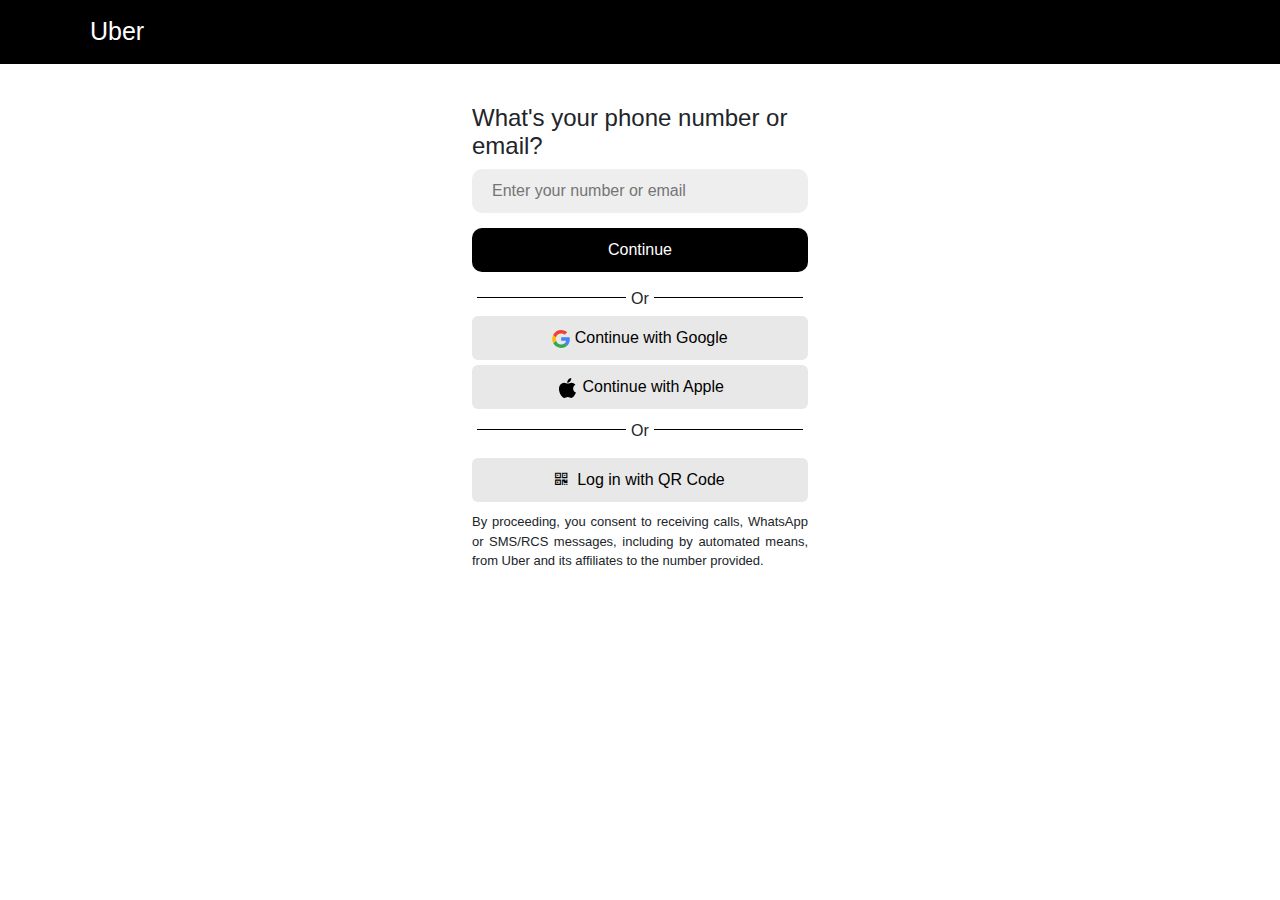
<file: signin.html>
<!DOCTYPE html>
<html lang="en">

<head>
    <meta charset="UTF-8">
    <meta name="viewport" content="width=device-width, initial-scale=1.0">
    <title>Uber-2</title>
    <link rel="stylesheet" href="css/font-awesome.css">
    <link href="https://cdn.jsdelivr.net/npm/bootstrap@5.3.3/dist/css/bootstrap.min.css" rel="stylesheet"
        integrity="sha384-QWTKZyjpPEjISv5WaRU9OFeRpok6YctnYmDr5pNlyT2bRjXh0JMhjY6hW+ALEwIH" crossorigin="anonymous">
    <link rel="stylesheet" href="signin.css">
</head>

<body>
    <header class="toparea">
        <div class="container">
            <div class="row">
                <nav class="navbar navbar-expand-lg bg-body-tertiary">
                    <div class="container-fluid">
                            <ul class="navbar-nav">
                                <li class="nav-item">
                                    <a class="nav-link active" aria-current="page" href="index.html" style="font-size: 25px; color: #fff;">Uber</a>
                                </li>
                            </ul>
                    </div>
                </nav>
            </div>
        </div>
    </header>

    <section class="main-area">
        <div class="container">
            <div class="row" style="display: flex; justify-content: center;">
                <div class="col-md-4 col-12">
                    <div class="box">
                        <h4>What's your phone number or email?</h4>
                        <input type="text" placeholder="Enter your number or email">
                        <button class="btn btn-primary">Continue</button>
                        <div class="or-line" style="display: flex;">
                            <div class="hr-line"></div>
                            <span>Or</span>
                            <div class="hr-line"></div>
                        </div>
                        <button type="button" class="btn btn-secondary">
                            <svg width="18" height="18" viewBox="0 0 256 262" xmlns="http://www.w3.org/2000/svg" class="cz d0" preserveAspectRatio="xMidYMid"><path d="M255.9 133.5c0-10.8-.9-18.6-2.8-26.7H130.6v48.4h71.9a63.8 63.8 0 01-26.7 42.4l-.2 1.6 38.7 30 2.7.3c24.7-22.8 38.9-56.3 38.9-96" fill="#4285F4"></path><path d="M130.6 261.1c35.2 0 64.8-11.6 86.4-31.6l-41.2-32c-11 7.8-25.8 13.1-45.2 13.1a78.6 78.6 0 01-74.3-54.2l-1.5.1-40.3 31.2-.6 1.5C35.4 231.8 79.5 261 130.6 261" fill="#34A853"></path><path d="M56.3 156.4a80.4 80.4 0 01-.2-51.7V103L15.3 71.3l-1.4.6a130.7 130.7 0 000 117.3l42.4-32.8" fill="#FBBC05"></path><path d="M130.6 50.5c24.5 0 41 10.6 50.4 19.4L218 34C195.2 13 165.8 0 130.6 0 79.5 0 35.4 29.3 13.9 72l42.2 32.7a79 79 0 0174.4-54.2" fill="#EB4335"></path></svg>
                            Continue with Google
                        </button>
                        <button type="button" class="btn btn-secondary">
                            <svg width="22" height="22" viewBox="0 0 22 22" fill="#000000" xmlns="http://www.w3.org/2000/svg" class="cz d0"><g transform="matrix( 1 0 0 1 3 1 )"><path fill-rule="evenodd" clip-rule="evenodd" d="M11.2676 3.23104C11.9166 2.39314 12.4087 1.20886 12.2307 0C11.1698 0.0737252 9.92984 0.752465 9.2063 1.63717C8.54675 2.43878 8.00468 3.63126 8.21639 4.78863C9.37613 4.8249 10.5731 4.12978 11.2676 3.23104ZM17 14.6022C16.5359 15.6367 16.3125 16.099 15.7146 17.0153C14.8806 18.2943 13.7046 19.887 12.2459 19.8987C10.9512 19.9128 10.6173 19.0503 8.85967 19.0608C7.10203 19.0702 6.73561 19.9151 5.4386 19.9022C3.98106 19.8894 2.86668 18.4523 2.03264 17.1732C-0.300809 13.5993 -0.546251 9.404 0.892672 7.17235C1.91632 5.58785 3.53089 4.66101 5.04775 4.66101C6.59136 4.66101 7.56267 5.51295 8.84106 5.51295C10.0811 5.51295 10.836 4.65867 12.6216 4.65867C13.9733 4.65867 15.4052 5.39944 16.4242 6.67734C13.0834 8.5193 13.6243 13.3185 17 14.6022Z" fill="#000000" opacity="1"></path></g></svg>
                            Continue with Apple
                        </button>
                        <div class="or-line" style="display: flex; margin: 10px 0;">
                            <div class="hr-line"></div>
                            <span>Or</span>
                            <div class="hr-line"></div>
                        </div>
                        <button class="btn btn-secondary">
                            <i class="fa fa-qrcode"></i>
                            &nbsp;Log in with QR Code
                        </button>
                        <p style="font-size: 13px; margin: 10px 0; text-align: justify;">By proceeding, you consent to receiving calls, WhatsApp or SMS/RCS messages, including by automated means, from Uber and its affiliates to the number provided.</p>
                    </div>
                </div>
            </div>
        </div>
    </section>
    <script src="https://cdn.jsdelivr.net/npm/bootstrap@5.3.3/dist/js/bootstrap.bundle.min.js"
        integrity="sha384-YvpcrYf0tY3lHB60NNkmXc5s9fDVZLESaAA55NDzOxhy9GkcIdslK1eN7N6jIeHz"
        crossorigin="anonymous"></script>
</body>

</html>
</file>
<file: style.css>
body {
    /* background-color: blueviolet; */
    margin: 0;
    padding: 0;
    width: 100%;
    margin: 0 auto;
    font-family: arial, helvetica, serif;
}
.navbar{
    margin: 0;
    padding: 5px 0;
    background-color: #000 !important;
}

.toparea{
    background-color: #000;
    border-bottom: solid 1px #282828;
}
.nav-item{
    font-size: 14px;
    padding: 10px 0 0 0;
}

.nav-link{
    color: #fff !important;
    /* color: #f00 !important; */
}

.nav-right{
    display: flex;
    justify-content: right;
    align-items: center;
    margin: 5px 0 0 0;
}

.nav-link{
    padding: 05px 10px;
    /* background-color: white; */
    margin: 0 10px;
    border-radius: 30px;
}
.nav-link:hover{
    background-color: #282828;
}

.nav-link-white{
    padding: 10px 15px;
    border-radius: 30px;
    background-color: white;
    margin: 0 10px;
    text-decoration: none;
}

.nav-link-white:hover{
    background-color: #e9e7e7;
}

/* Container one */
.content-one {
    padding: 50px 0;
    background-color: black;
    color: white;
    text-align: center;
}

.content-one-box {
    width: 100%;
    padding: 150px 0;
    text-align: left;
}

.content-one input {
    width: 80%;
    padding: 12px 40px;
    margin-top: 10px;
    border-radius: 10px;
    font: 20px serif;
    border: none;
    display: block;
}

.btn-primary {
    margin-top: 20px;
    padding: 15px 20px !important;
    border-radius: 12px !important;
    font: bold 16px arial !important;
    color: #000 !important;
    background-color: white !important;
    border: solid 1px transparent !important;
    display: block;
}


.col-lg-6 {
    text-align: center;
}


/* Content two */
.content-two {
    padding: 70px 0;
}

.content-two .content-two-box {
    margin: 30px 0;
    padding: 20px;
    background-color: #F3F3F3;
    display: flex;
    border-radius: 10px;
}

.content-two-box-text {
    width: 60%;
    display: flex;
    flex-direction: column;
    justify-content: center;
}

.content-two-box-text .btn-success {
    width: 80px;
    background-color: #FFFFFF;
    color: black;
    border: none;
    border-radius: 22px;

}

.content-two-box-text .btn-success:hover {
    background-color: #DDDDDD;
}

/* Content Three/Four */
.content {
    margin-bottom: 100px;
}

.col-12{
    margin: 10px 0;
}

.content a:link,
a:visited {
    color: black;
    text-decoration: none;
    border-bottom: 1px solid rgb(187, 184, 184);
    margin-left: 30px;
}

.content a:hover {
    border-bottom: solid 1px black;
}

/* Content seven */
.content-seven {
    padding: 50px 0;
    background-color: #F6F6F6;
}

.content-seven-box {
    margin: 10px 0;
    padding: 20px;
    background-color: #fff;
    display: flex;
    justify-content: space-between;
    align-items: center;
    border-radius: 5px;
}

.fa-arrow-right {
    transition: all 0.3s;

}

.content-seven-box:hover .fa-arrow-right {
    transform: translateX(15px);
}

.box-content{
    padding: 120px 0;
}

/* Footer */
.footer {
    padding: 80px 0 50px 0;
    background-color: black;
    color: white;
}

.footer .row {
    padding: 20px 0;
}

.footer .uberbutton {
    padding: 10px 15px;
    border-radius: 30px;
    color: #fff;
    text-decoration: none;
    font: bold 20px arial;
    transition: all 0.3s;
}

.footer .uberbutton:hover {
    background-color: #333333;
}

.footer .visithelp {
    color: #fff;
    font: 15px arial;
    text-decoration: none;
}

.footer .visithelp:hover {
    border-bottom: solid 1px white;
}

.footer ul {
    list-style: none;
    margin: 0;
    padding: 0;
}

.footer ul li {
    margin: 10px 0;
    transition: all 0.4s;
}

.footer ul li:hover {
    translate: 5px 0;
}

.footer ul li a {
    color: #fff;
    text-decoration: none;
    transition: all 0.3s;
}

.footer ul li a:hover {
    color: #AFAFAF;
}

.footer h4 {
    margin: 30px 0;
}

.hr-line {
    height: 1px;
    background-image: linear-gradient(to right, transparent, #AFAFAF, transparent);
}

.icons {
    padding: 10px 20px;
    border-radius: 7px;
    text-decoration: none;
    color: white !important;
    margin: 0 5px 0 0;
    transition: all 0.3s;
}

.icons:hover {
    background-color: #333333;
}

.images-app img {
    height: 40px;
    margin-right: 10px;
}

.icon-last {
    margin: 0;
    /* margin-left: 5px; */
    color: #afafaf;
}

.icon-last:hover {
    color: white;
}

.fa-caret-right{
    color: rgb(174, 179, 179) !important;
}

/* Animations on Scroll */
/* .animate-left{
    animation: animate-left linear;
    animation-timeline: view();
    animation-range: entry 0% cover 40%;
}

@keyframes animate-left{
    from{
        opacity: 0;
        transform: translateX(-200px);
    }
    to{
        opacity: 1;
        transform: translateX(0px);
    }
}

.animate-right{
    animation: animate-right linear;
    animation-timeline: view();
    animation-range: entry 0% cover 40%;
}

@keyframes animate-right{
    from{
        opacity: 0;
        transform: translateX(200px);
    }
    to{
        opacity: 1;
        transform: translateX(0px);
    }
}

.animate-scale{
    animation: animate-scale linear;
    animation-timeline: view();
    animation-range: entry 0% cover 40%;
}
@keyframes animate-scale{
    from{
        opacity: 0;
        scale: 0.5;
    }
    to{
        opacity: 1;
        scale: 1;
    }
} */

@media screen and (max-width: 768px) {
    .nav-right{
        text-align: center !important;
    }
    .content-one-box h1{
        font-size: 36px !important;
    }
    .query-icon-center{
        text-align: center !important;
    }
    .box-content{
        padding: 0;
    }
}
</file>
<file: fleet-mgmt.css>
body{
    margin: 0;
    padding: 0;

}

.navbar{
    margin: 0;
    padding: 5px 0;

}

/* main-container */
.main-container{
    padding: 80px 0;
    background: url('Images/fleet-mgmt/LandingPage_GlobalSupplier_Tablet_768x592-2x.webp') no-repeat top center ;
    color: #fff;
}

.main-container .btn-primary{
    background-color: white;
    color: #000;
    border: none;
    padding: 10px 20px ;
    display: block;
    margin: 20px 0;
}

.main-container .btn-primary:hover{
    background-color: #EEEEEE;
}


/* fleet-offers */
.fleet-offers{
    padding: 50px 0;
    color: #fff;
    background-color: #000;
}

.fleet-offers-box{
    width: 100%;
    /* height: 100px; */
    /* background-color: black; */
    margin: 20px 0;
    padding: 10px 0;
}

.fleet-offers-box h5{
    margin: 10px 0;
}

/* tool-section */
.tool-section{
    padding: 50px 0;
    background-color: #000;
    color: #fff;
}

/* fleet-features */
.fleet-features{
    padding: 80px 0;
    color: #fff;
    background-color: #000;
}

.fleet-features-box-img{
    padding: 20px 0;
    width: 100%;
    /* height: 10px; */
    background-color: black;
    text-align: center;
}

.fleet-features-box-lines{
    padding: 0;
    background-color: black;
}

.fleet-features-box-lines .vr-line{
    width: 2px;
    background-color: white;
    height: 113px;
    margin: 0 auto;
}

.fleet-features-box-lines .sm-box{
    width: 10px;
    height: 10px;
    margin: 2px auto;
    background-color: white;
}

.fleet-features-box-desc{
    width: 100%;
    background-color: black;
    padding: 90px 0 0px 0;
}

/* earnings */
.earnings{
    padding: 80px 0;
    text-align: center;
    background-color: #A9C9FF;
}

.questions{
    padding: 80px 0;
}

.questions a{
    padding: 15px;
    color: #000;
    display: block;
    text-decoration: none;
    border-bottom: solid 1px #F3F3F3;
}

































/* Footer */
.footer {
    padding: 80px 0 50px 0;
    background-color: black;
    color: white;
}

.footer .row {
    padding: 20px 0;
}

.footer .uberbutton {
    padding: 10px 15px;
    border-radius: 30px;
    color: #fff;
    text-decoration: none;
    font: bold 20px arial;
    transition: all 0.3s;
}

.footer .uberbutton:hover {
    background-color: #333333;
}

.footer .visithelp {
    color: #fff;
    font: 15px arial;
    text-decoration: none;
}

.footer .visithelp:hover {
    border-bottom: solid 1px white;
}

.footer ul {
    list-style: none;
    margin: 0;
    padding: 0;
}

.footer ul li {
    margin: 10px 0;
}

.footer ul li a {
    color: #fff;
    text-decoration: none;
    transition: all 0.3s;
}

.footer ul li a:hover {
    color: #AFAFAF;
}

.footer h4 {
    margin: 30px 0;
}

.hr-line {
    height: 1px;
    background-image: linear-gradient(to right, transparent, #AFAFAF, transparent);
}

.icons {
    padding: 10px 20px;
    border-radius: 7px;
    text-decoration: none;
    color: white;
    margin: 0 30px 0 0;
    transition: all 0.3s;
}

.icons:hover {
    background-color: #333333;
}

.images-app img {
    height: 40px;
    margin-right: 10px;
}

.icon-last {
    margin: 0;
    margin-left: 10px;
    color: #afafaf;
}

.icon-last:hover {
    color: white;
}
</file>
<file: help.css>
body{
    margin: 0;
    padding: 0;
}

.header{
    padding: 10px 0;
    background-color: black;
    color: #fff;
}

.header a{
    color: #fff;
    text-decoration: none;
    padding: 5px 20px;
    margin: 0 10px;
    border-radius: 30px;
    transition: all 0.3s;
}

.header a:hover{
    background-color: #333333;
}



/* menuarea */
.menuarea{
    padding: 10px 0;
    border-bottom: 1px solid #E8E8E8;
}

.menuarea a{
    color: #000;
    font-weight: bold;
    border-right: 2px solid #E8E8E8;
    text-decoration: none;
    padding: 5px 20px;
    margin: 0 10px;
    transition: all 0.3s;
}

.main-content{
    padding: 100px 0;
    background-color: bisque;
    background-image: url(Images/help/Help-bg-img.jpeg);
    background-size: cover;
    background-position: center;
    text-align: center;
}

.main-content .box{
    width: 100%;
    height: 100%;
    padding: 15px;
    background-color: white;
    font-size: 30px;
    transition: all 0.1s linear;
}

.main-content a{
    color: #000;
    text-decoration: none;
}

.main-content .box:hover{
    background-color: #F8F7F7;
    scale: 1.05;
}

.box h3{
    font-size: 19px;
    margin: 20px 0 0 0;
}

/* Footer */
.footer {
    padding: 80px 0 50px 0;
    background-color: black;
    color: white;
}

.footer .row {
    padding: 20px 0;
}

.footer .uberbutton {
    padding: 10px 15px;
    border-radius: 30px;
    color: #fff;
    text-decoration: none;
    font: bold 20px arial;
    transition: all 0.3s;
}

.footer .uberbutton:hover {
    background-color: #333333;
}

.footer .visithelp {
    color: #fff;
    font: 15px arial;
    text-decoration: none;
}

.footer .visithelp:hover {
    border-bottom: solid 1px white;
}

.footer ul {
    list-style: none;
    margin: 0;
    padding: 0;
}

.footer ul li {
    margin: 10px 0;
}

.footer ul li a {
    color: #fff;
    text-decoration: none;
    transition: all 0.3s;
}

.footer ul li a:hover {
    color: #AFAFAF;
}

.footer h4 {
    margin: 30px 0;
}

.hr-line {
    height: 1px;
    background-image: linear-gradient(to right, transparent, #AFAFAF, transparent);
}

.icons {
    padding: 10px 20px;
    border-radius: 7px;
    text-decoration: none;
    color: white;
    margin: 0 30px 0 0;
    transition: all 0.3s;
}

.icons:hover {
    background-color: #333333;
}

.images-app img {
    height: 40px;
    margin-right: 10px;
}

.icon-last {
    margin: 0;
    margin-left: 10px;
    color: #afafaf;
}

.icon-last:hover {
    color: white;
}
</file>
<file: signin.css>
body {
    /* background-color: blueviolet; */
    margin: 0;
    padding: 0;
    width: 100%;
    margin: 0 auto;
    font-family: arial, helvetica, serif;
}

.toparea{
    background: black;
}
.navbar{
    margin: 0;
    padding: 5px 0;
    background: black !important;
}

.main-area{
    padding: 30px 0;
    /* background-color: aquamarine; */
}

.box{
    width: 100%;
    padding: 10px;
    /* background-color: blueviolet; */
}

input{
    width: 100%;
    padding: 10px 20px;
    border-radius: 10px;
    outline: none;
    border: none;
    background-color: #EEEEEE;
}

.btn-primary{
    width: 100%;
    background-color: black;
    border: none;
    padding: 10px 0;
    margin: 15px 0;
    border-radius: 10px;
}

.btn-primary:hover,.btn-primary:active{
    background-color: #282828 !important;
}

.hr-line{
    height: 1px;
    width: 45%;
    margin: 10px 5px;
    background-color: black;
}

.btn-secondary{
    width: 100%;
    margin: 5px 0 0 0;
    background-color: #E8E8E8;
    color: #000;
    font-weight: 500;
    padding: 10px 20px;
    border: none;
}

.btn-secondary:hover,.btn-secondary:active{
    background-color: #DDDDDD !important;
    color: #000 !important;
}
</file>
